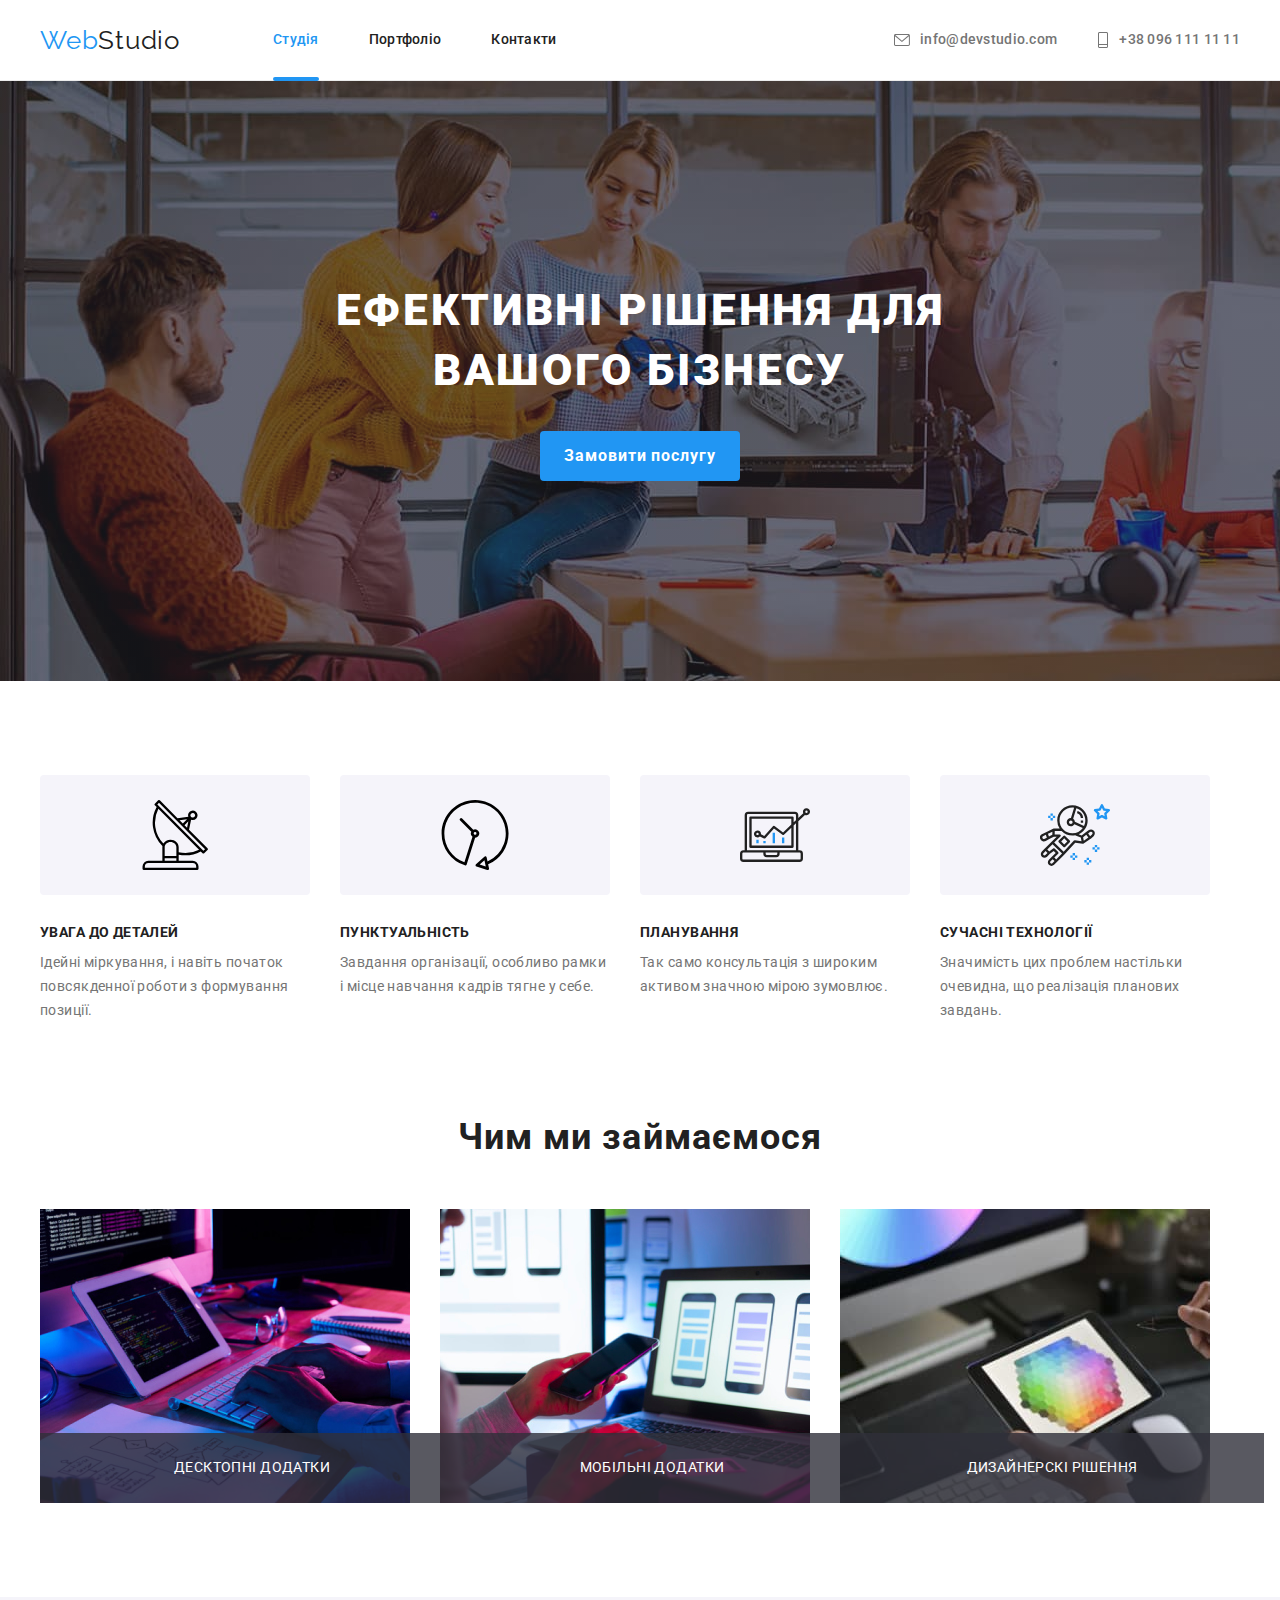
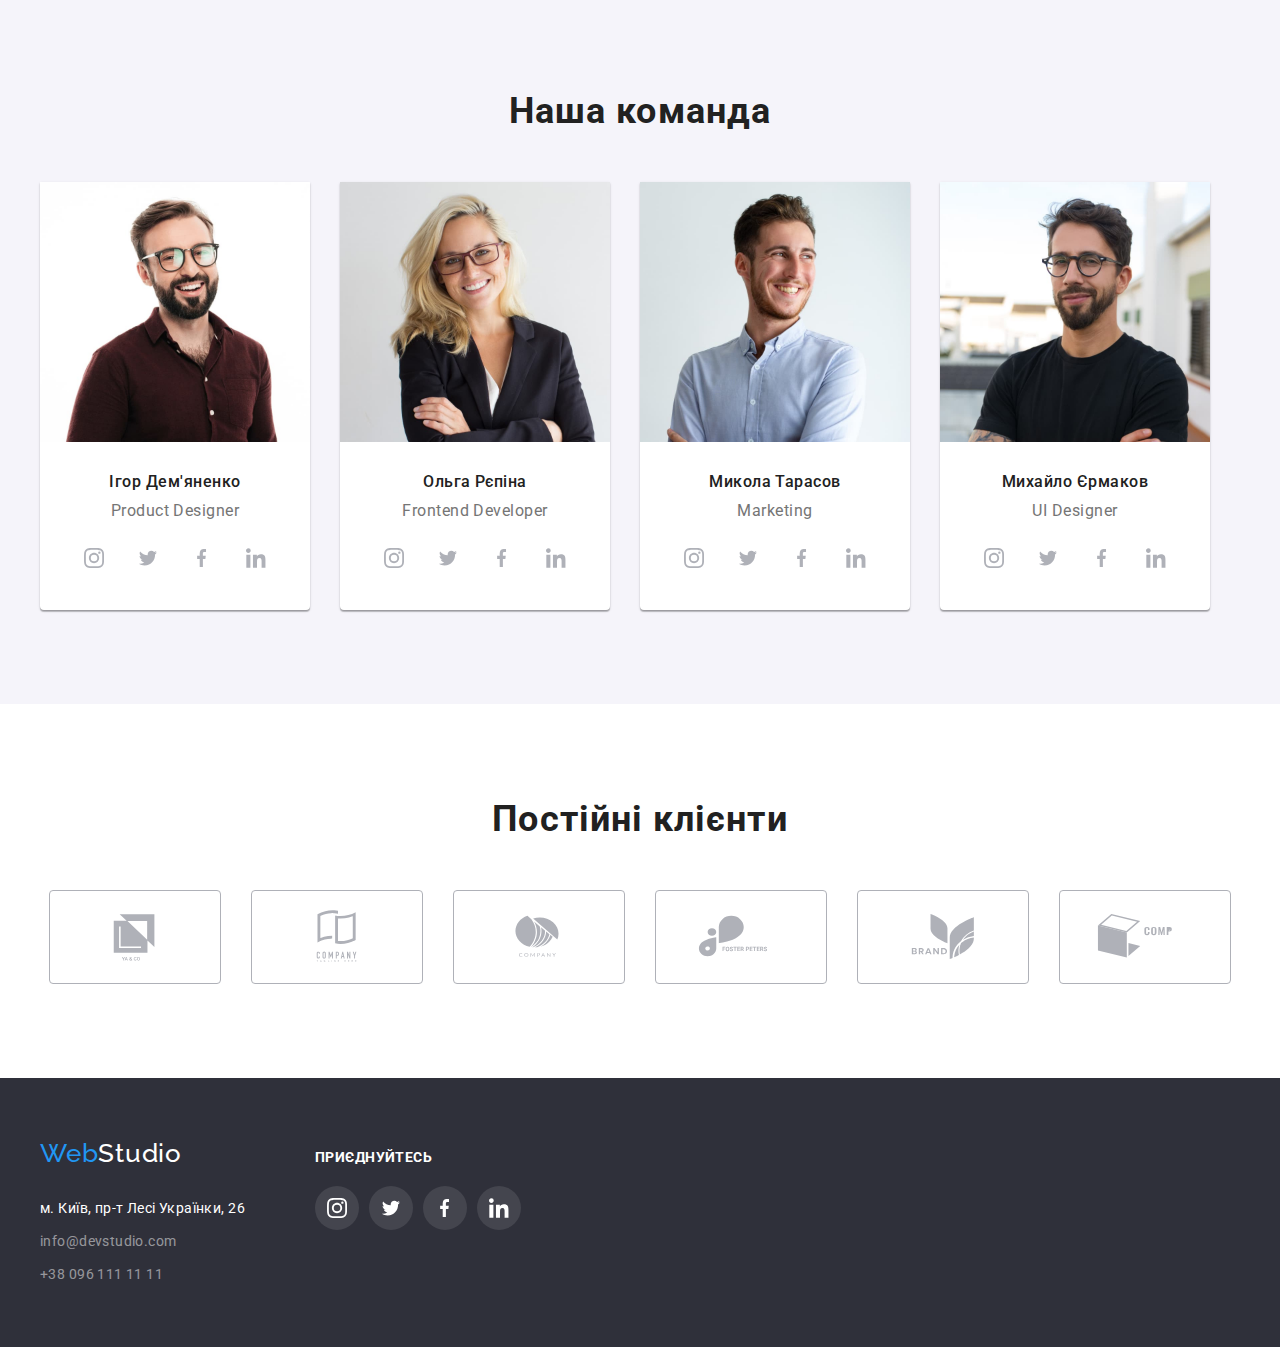
<file: index.html>
<!DOCTYPE html>
<html lang="uk">
<head>
    <meta charset="UTF-8">
    <meta http-equiv="X-UA-Compatible" content="IE=edge">
    <meta name="viewport" content="width=, initial-scale=1.0">
    <title>WebStudio</title>
    <link href="https://fonts.googleapis.com/css2?family=Raleway:wght@700&family=Roboto:wght@400;500;700;900&display=swap" rel="stylesheet">
    <link rel="stylesheet" href="https://cdnjs.cloudflare.com/ajax/libs/modern-normalize/1.1.0/modern-normalize.min.css" integrity="sha512-wpPYUAdjBVSE4KJnH1VR1HeZfpl1ub8YT/NKx4PuQ5NmX2tKuGu6U/JRp5y+Y8XG2tV+wKQpNHVUX03MfMFn9Q==" crossorigin="anonymous" referrerpolicy="no-referrer" />
    <link rel="stylesheet" href="./css/styles.css">
</head>
<body class="pagebody">
    <header class="header-general">
        <div class="container">
            <nav class="main-nav">
                <a href="" class="logo"><span>Web</span>Studio</a> 
                <ul class="site-nav">
                    <li class="item">
                        <a class="link current" href="./index.html">Студія</a>
                    </li>
                    <li class="item">
                        <a class="link" href="./portfolio.html">Портфоліо</a>
                    </li>
                    <li class="item">
                        <a class="link" href="">Контакти</a>
                    </li>
                </ul>
                <ul class="header-address">
                    <li class="item">
                        <a class="email" href="mailto:info@devstudio.com">
                            <svg class="e-mail-icon">
                                <use href="./images/symbol-defs.svg#icon-envelope"></use>
                            </svg>
                            info@devstudio.com</a>
                    </li>
                    <li class="item">
                        <a class="tel" href="tel:+380961111111">
                            <svg class="tel-icon">
                                <use href="./images/symbol-defs.svg#icon-tel"></use>
                            </svg>
                            +38 096 111 11 11</a>
                        
                    </li>
                </ul>
            </nav>
        </div>
    </header>
    
    <main>
        <section class="hero">
                 <h1 class="hero-title">
                    ЕФЕКТИВНІ РІШЕННЯ ДЛЯ ВАШОГО БІЗНЕСУ
                </h1>
                <button data-modal-open type="button" class="button">Замовити послугу</button>
<!-- Модальное окно -->
                <div data-modal class="backdrop is-hidden">
                    <div class="modal">
                        <button data-modal-close type="button" class="close-button">
                            <svg class="modal-svg">
                                <use href="./images/symbol-defs.svg#icon-cross"></use>
                            </svg>
                        </button>
                    </div>
                </div>
        </section>
        <section class="section">
            <div class="container">
                <h2 class="section-title visually-hidden">Перелік конкурентних переваг</h2>
                <ul class="features-list">
                    <li class="item">
                        <div class="icon-table">
                            <svg class="features-icon">
                                <use href="./images/symbol-defs.svg#icon-sputnik"></use>
                            </svg> 
                        </div>
                        <h3 class="features-title">УВАГА ДО ДЕТАЛЕЙ</h3>
                        <p class="features-text">Ідейні міркування, і навіть початок повсякденної роботи з формування позиції.</p>
                    </li>
                    <li class="item">
                        <div class="icon-table">
                            <svg class="features-icon">
                                <use href="./images/symbol-defs.svg#icon-clock"></use>
                            </svg> 
                        </div>
                        <h3 class="features-title">ПУНКТУАЛЬНІСТЬ</h3>
                        <p class="features-text"> Завдання організації, особливо рамки і місце навчання кадрів тягне у себе.</p>
                    </li>
                    <li class="item">
                        <div class="icon-table">
                            <svg class="features-icon">
                                <use href="./images/symbol-defs.svg#icon-diagram-1"></use>
                            </svg> 
                        </div>
                        <h3 class="features-title">ПЛАНУВАННЯ</h3>
                        <p class="features-text">Так само консультація з широким активом значною мірою зумовлює.</p>
                    </li>
                    <li class="item">
                        <div class="icon-table">
                            <svg class="features-icon">
                                <use href="./images/symbol-defs.svg#icon-astronaut"></use>
                            </svg> 
                        </div>
                        <h3 class="features-title">СУЧАСНІ ТЕХНОЛОГІЇ</h3>
                        <p class="features-text">Значимість цих проблем настільки очевидна, що реалізація планових завдань.</p>
                    </li>
                </ul>
        </section>
        <section class="section no-padding">
            <div class="container">
                <h2 class="section-title">Чим ми займаємося</h2>
                <ul class="pictures">
                    <li class="pictures-item">
                        <div class="pictures-thumb">
                            <img src="./images/img1.jpg" alt="Зображення програмування" width="370" height="294">
                            <p class="text-pictures">ДЕСКТОПНІ ДОДАТКИ</p>
                        </div>
                    </li>
                    <li class="pictures-item">
                        <div class="pictures-thumb">
                            <img src="./images/img2.jpg" alt="Зображення розробка мобільних додатків" width="370" height="294">
                            <p class="text-pictures">МОБІЛЬНІ ДОДАТКИ</p>                           
                        </div>
                    </li>
                    <li class="pictures-item">
                        <div class="pictures-thumb">
                            <img src="./images/img3.jpg" alt="Зображення розробка дизайну" width="370" height="294">
                            <p class="text-pictures">ДИЗАЙНЕРСКІ РІШЕННЯ</p>
                        </div>
                    </li>    
                </ul>
            </div>
        </section>
        <section class="section team">
            <div class="container">
                <h2 class="section-title">Наша команда</h2>
            <ul class="people-list">
                <li class="people-item">
                    <img src="./images/igor_demjanenko.jpg" alt="Фото Ігор Дем'яненко" width="270" height="260">
                    <div class="position-people">
                        <h3 class="people-title">Ігор Дем'яненко</h3>
                        <p class="position-title" lang="en">Product Designer</p>
                        <ul class="social-list">
                            <li class="social-item" >
                                <a class="social-logo-link" href="">
                                    <svg class="social-logo" width="20" height="20">
                                        <use href="./images/symbol-defs.svg#icon-instagram"></use>
                                    </svg>
                                </a>
                            </li>
                            <li class="social-item">
                                <a class="social-logo-link" href="">
                                    <svg class="social-logo" width="20" height="16.25">
                                        <use href="./images/symbol-defs.svg#icon-twitter"></use>
                                    </svg>
                                </a>
                            </li>
                            <li class="social-item">
                                <a class="social-logo-link" href="">
                                    <svg class="social-logo" width="10" height="20">
                                        <use href="./images/symbol-defs.svg#icon-facebook"></use>
                                    </svg>
                                </a>
                            </li>
                            <li class="social-item">
                                <a class="social-logo-link" href="">
                                    <svg class="social-logo" width="19.68" height="20">
                                        <use href="./images/symbol-defs.svg#icon-linkedin"></use>
                                    </svg>
                                </a>
                            </li>
                        </ul>
                    </div>
                    
                    
                </li>
                <li class="people-item">
                    <img src="./images/olga_repina.jpg" alt="Фото Ольга Рєпіна" width="270" height="260"> 
                    <div class="position-people">
                        <h3 class="people-title">Ольга Рєпіна</h3>
                        <p class="position-title" lang="en">Frontend Developer</p>
                            <ul class="social-list">
                                <li class="social-item" >
                                    <a class="social-logo-link" href="">
                                        <svg class="social-logo" width="20" height="20">
                                            <use href="./images/symbol-defs.svg#icon-instagram"></use>
                                        </svg>
                                    </a>
                                </li>
                                <li class="social-item">
                                    <a class="social-logo-link" href="">
                                        <svg class="social-logo" width="20" height="16.25">
                                            <use href="./images/symbol-defs.svg#icon-twitter"></use>
                                        </svg>
                                    </a>
                                </li>
                                <li class="social-item">
                                    <a class="social-logo-link" href="">
                                        <svg class="social-logo" width="10" height="20">
                                            <use href="./images/symbol-defs.svg#icon-facebook"></use>
                                        </svg>
                                    </a>
                                </li>
                                <li class="social-item">
                                    <a class="social-logo-link" href="">
                                        <svg class="social-logo" width="19.68" height="20">
                                            <use href="./images/symbol-defs.svg#icon-linkedin"></use>
                                        </svg>
                                    </a>
                                </li>
                            </ul>
                    </div>
                </li>
                <li class="people-item">
                    <img src="./images/mykola_tarasov.jpg" alt="Фото Микола Тарасов" width="270" height="260">
                    <div class="position-people">
                        <h3 class="people-title">Микола Тарасов</h3>
                        <p class="position-title" lang="en">Marketing</p>
                        <ul class="social-list">
                            <li class="social-item" >
                                <a class="social-logo-link" href="">
                                    <svg class="social-logo" width="20" height="20">
                                        <use href="./images/symbol-defs.svg#icon-instagram"></use>
                                    </svg>
                                </a>
                            </li>
                            <li class="social-item">
                                <a class="social-logo-link" href="">
                                    <svg class="social-logo" width="20" height="16.25">
                                        <use href="./images/symbol-defs.svg#icon-twitter"></use>
                                    </svg>
                                </a>
                            </li>
                            <li class="social-item">
                                <a class="social-logo-link" href="">
                                    <svg class="social-logo" width="10" height="20">
                                        <use href="./images/symbol-defs.svg#icon-facebook"></use>
                                    </svg>
                                </a>
                            </li>
                            <li class="social-item">
                                <a class="social-logo-link" href="">
                                    <svg class="social-logo" width="19.68" height="20">
                                        <use href="./images/symbol-defs.svg#icon-linkedin"></use>
                                    </svg>
                                </a>
                            </li>
                        </ul>
                    </div>
                </li>
                <li class="people-item">
                    <img src="./images/myhaylo_ermakov.jpg" alt="Фото Михайло Єрмаков" width="270" height="260">
                    <div class="position-people">
                        <h3 class="people-title">Михайло Єрмаков</h3>
                        <p class="position-title" lang="en">UI Designer</p>
                        <ul class="social-list">
                            <li class="social-item" >
                                <a class="social-logo-link" href="">
                                    <svg class="social-logo" width="20" height="20">
                                        <use href="./images/symbol-defs.svg#icon-instagram"></use>
                                    </svg>
                                </a>
                            </li>
                            <li class="social-item">
                                <a class="social-logo-link" href="">
                                    <svg class="social-logo" width="20" height="16.25">
                                        <use href="./images/symbol-defs.svg#icon-twitter"></use>
                                    </svg>
                                </a>
                            </li>
                            <li class="social-item">
                                <a class="social-logo-link" href="">
                                    <svg class="social-logo" width="10" height="20">
                                        <use href="./images/symbol-defs.svg#icon-facebook"></use>
                                    </svg>
                                </a>
                            </li>
                            <li class="social-item">
                                <a class="social-logo-link" href="">
                                    <svg class="social-logo" width="19.68" height="20">
                                        <use href="./images/symbol-defs.svg#icon-linkedin"></use>
                                    </svg>
                                </a>
                            </li>
                        </ul>
                    </div>
                </li>
            </ul>                      
            </div>
        </section>
        <section class="section clients">
            <div class="container">
                <h2 class="regular-clients">Постійні клієнти</h2>
                <ul class="clients-logo">
                    <li class="client-frame">
                            <a class="client-link" href="">
                                <svg class="client-logo" width="106" height="60">
                                    <use href="./images/symbol-defs.svg#icon-yaco"></use>
                                </svg>
                            </a>
                     </li>
                    <li class="client-frame">
                            <a class="client-link" href="">
                                <svg class="client-logo" width="106" height="60">
                                    <use href="./images/symbol-defs.svg#icon-company"></use>
                                </svg>
                            </a>
                    </li>
                    <li class="client-frame"> 
                            <a class="client-link" href="">
                                <svg class="client-logo" width="106" height="60">
                                    <use href="./images/symbol-defs.svg#icon-company2"></use>
                                </svg>
                            </a>
                    </li>
                    <li class="client-frame">
                            <a class="client-link" href="">
                                <svg class="client-logo" width="106" height="60">
                                    <use href="./images/symbol-defs.svg#icon-fosterpeters"></use>
                                </svg>
                            </a>
                    </li>
                    <li class="client-frame">
                            <a class="client-link" href="">
                                <svg class="client-logo" width="106" height="60">
                                    <use href="./images/symbol-defs.svg#icon-brand"></use>
                                </svg>
                            </a>
                    </li>
                    <li class="client-frame">
                            <a class="client-link" href="">
                                <svg class="client-logo" width="106" height="60">
                                    <use href="./images/symbol-defs.svg#icon-tagline"></use>
                                </svg>
                            </a>
                    </li>
                </ul>
            </div>
        </section>
    </main>
    
    <footer class="footer-general">
        <div class="container footer-container">
            <div>
                <a class="footer-logo" href=""><span>Web</span>Studio</a>
                <address class="footer-address">
                    <ul class="footer-contacts">
                        <li class="footer-item">
                            <a class="location" href="https://goo.gl/maps/jkj4zA6aRE2ndgtP7">м. Київ, пр-т Лесі Українки, 26</a>
                        </li>
                        <li class="footer-item">
                            <a class="email" href="mailto:info@devstudio.com">info@devstudio.com</a>
                        </li>
                        <li class="footer-item">
                            <a class="tel" href="tel:+380961111111">+38 096 111 11 11</a>
                        </li>
                    </ul>
                </address>
            </div>
            <div class="social-link-block">
                <p class="text-social">ПРИЄДНУЙТЕСЬ</p>
                <ul class="footer-social-link">
                    <a class="footer-logo-link" href="">
                        <svg class="footer-social-logo" width="20" height="20">
                            <use href="./images/symbol-defs.svg#icon-instagram"></use>
                        </svg>
                    </a>
                    <a class="footer-logo-link" href="">
                        <svg class="footer-social-logo" width="20" height="16.25">
                            <use href="./images/symbol-defs.svg#icon-twitter"></use>
                        </svg>
                    </a>
                    <a class="footer-logo-link" href="">
                        <svg class="footer-social-logo" width="10" height="20">
                            <use href="./images/symbol-defs.svg#icon-facebook"></use>
                        </svg>
                    </a>
                    <a class="footer-logo-link" href="">
                        <svg class="footer-social-logo" width="19.68" height="20">
                            <use href="./images/symbol-defs.svg#icon-linkedin"></use>
                        </svg>
                    </a>
                </ul>
            </div>
        </div>
    </footer>
    <script src="./js/modal.js"></script>
</body>
</html>
</file>
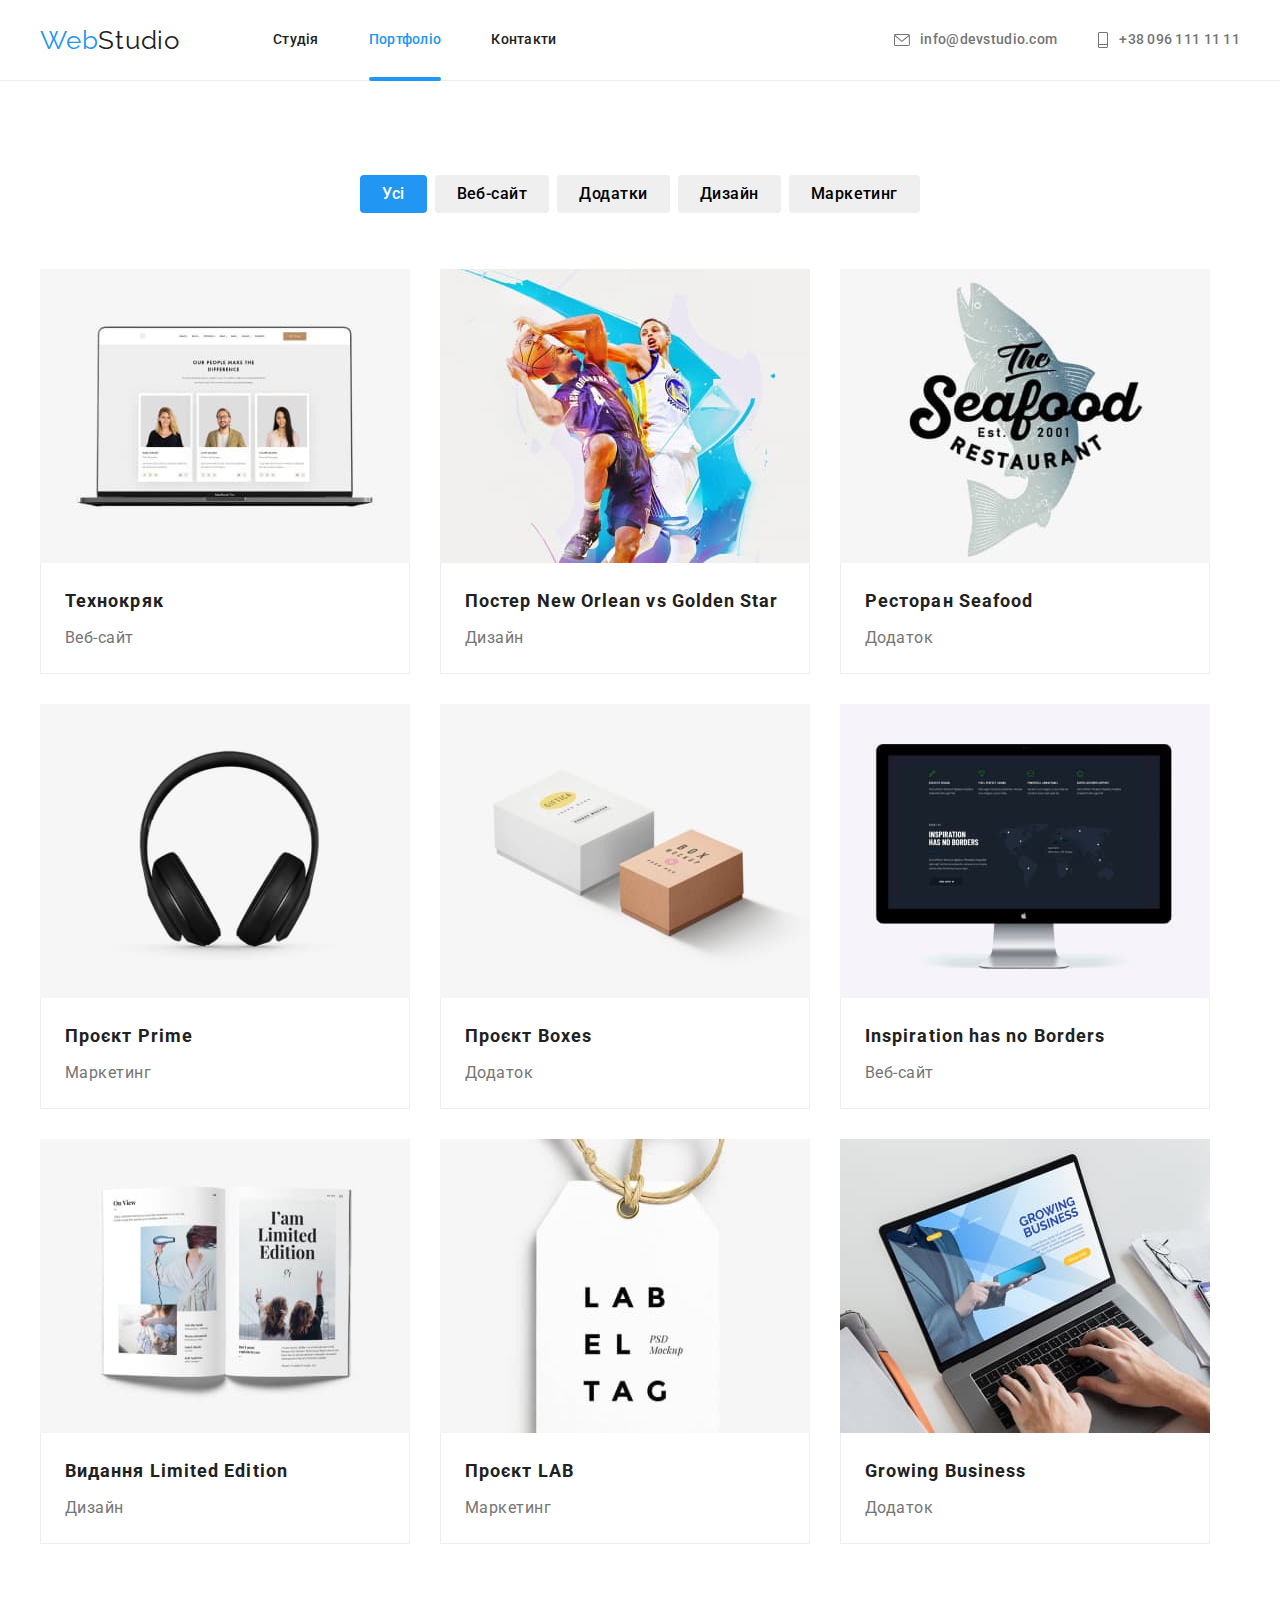
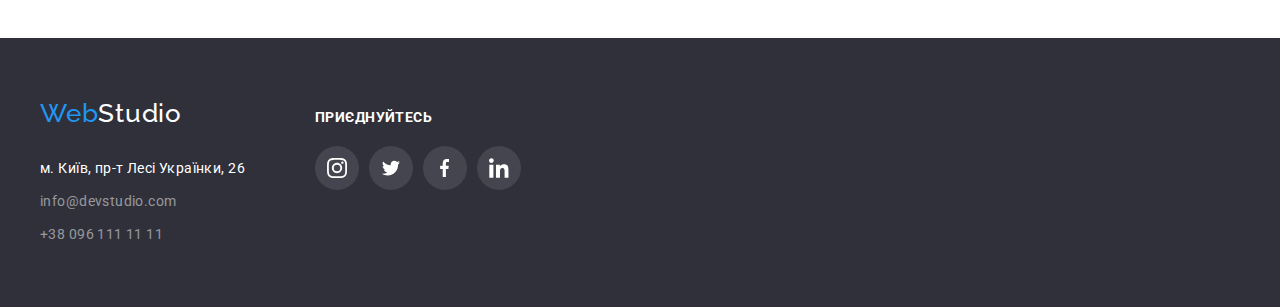
<file: portfolio.html>
<!DOCTYPE html>
<html lang="uk">
<head>
    <meta charset="UTF-8">
    <meta http-equiv="X-UA-Compatible" content="IE=edge">
    <meta name="viewport" content="width=device-width, initial-scale=1.0">
    <title>Portfolio</title>
    <link href="https://fonts.googleapis.com/css2?family=Raleway:wght@700&family=Roboto:wght@400;500;700;900&display=swap" rel="stylesheet">
    <link rel="stylesheet" href="https://cdnjs.cloudflare.com/ajax/libs/modern-normalize/1.1.0/modern-normalize.min.css" integrity="sha512-wpPYUAdjBVSE4KJnH1VR1HeZfpl1ub8YT/NKx4PuQ5NmX2tKuGu6U/JRp5y+Y8XG2tV+wKQpNHVUX03MfMFn9Q==" crossorigin="anonymous" referrerpolicy="no-referrer" />
    <link rel="stylesheet" href="./css/styles.css">
</head>
<body class="pagebody">
    <header class="header-general">
        <div class="container">
            <nav class="main-nav">
                <a href="" class="logo"><span>Web</span>Studio</a> 
                <ul class="site-nav">
                    <li class="item">
                        <a class="link" href="./index.html">Студія</a>
                    </li>
                    <li class="item">
                        <a class="link current" href="./portfolio.html">Портфоліо</a>
                    </li>
                    <li class="item">
                        <a class="link" href="">Контакти</a>
                    </li>
                </ul>
                <ul class="header-address">
                    <li class="item">
                        <a class="email" href="mailto:info@devstudio.com">
                            <svg class="e-mail-icon">
                                <use href="./images/symbol-defs.svg#icon-envelope"></use>
                            </svg>
                            info@devstudio.com</a>
                    </li>
                    <li class="item">
                        <a class="tel" href="tel:+380961111111">
                            <svg class="tel-icon">
                                <use href="./images/symbol-defs.svg#icon-tel"></use>
                            </svg>
                            +38 096 111 11 11</a>                  
                    </li>
                </ul>
            </nav>
        </div>
    </header>
    <main>
        <section class="section">
            <div class="container">
                <h1 class="section-title visually-hidden">Портфоліо наших робіт</h1>
                <ul class="buttons-portfolio">
                    <li><button class="button-portfolio active" type="button">Усі</button></li>
                    <li><button class="button-portfolio" type="button">Веб-сайт</button></li>
                    <li><button class="button-portfolio" type="button">Додатки</button></li>    
                    <li><button class="button-portfolio" type="button">Дизайн</button></li>
                    <li><button class="button-portfolio" type="button">Маркетинг</button></li>
                </ul>
                <ul class="portfolio-examples">
                    <li class="item">
                            <a class="portfolio-link" href="">
                                    <div class="submenu">
                                        <img class="portfolio-pictures" src="./images/technokryak.jpg" alt="Малюнок Веб-сайт">
                                        <div class="submenu-overlay">
                                        <p class="submenu-text">
                                            Ресурс пропонує комплексні пропозиції з різним рівнем функціоналу та сервісів. Все це дозволить відвідувачу отримати вичерпні відомості про компанію чи приватну особу.
                                        </p>
                                        </div>
                                    </div>
                                <div class="portfolio-description">
                                    <h2 class="portfolio-title">Технокряк</h2>
                                    <p class="portfolio-text">Веб-сайт</p>
                                </div>
                            </a>
                            
                    </li>
                    <li class="item">
                        <a class="portfolio-link" href="">
                            <div class="submenu">
                                <img class="portfolio-pictures" src="./images/golden_star.jpg" alt="Постер New Orlean vs Golden Star">
                                <div class="submenu-overlay">
                                    <p class="submenu-text">
                                        Ресурс пропонує комплексні пропозиції з різним рівнем функціоналу та сервісів. Все це дозволить відвідувачу отримати вичерпні відомості про компанію чи приватну особу.
                                    </p>
                                </div>
                            </div>
                            <div class="portfolio-description">
                                <h2 class="portfolio-title">Постер New Orlean vs Golden Star</h2>
                                <p class="portfolio-text">Дизайн</p>
                            </div>
                        </a>
                    </li>
                    <li class="item">
                        <a class="portfolio-link" href="">
                            <div class="submenu">
                                <img class="portfolio-pictures" src="./images/seafood.jpg" alt="Постер Ресторан Seafood">
                                <div class="submenu-overlay">
                                    <p class="submenu-text">
                                        Ресурс пропонує комплексні пропозиції з різним рівнем функціоналу та сервісів. Все це дозволить відвідувачу отримати вичерпні відомості про компанію чи приватну особу.
                                    </p>
                                </div>  
                            </div>
                            <div class="portfolio-description">
                                <h2 class="portfolio-title">Ресторан Seafood</h2>
                                <p class="portfolio-text">Додаток</p>
                            </div>
                        </a>
                    </li>
                    <li class="item">
                        <a class="portfolio-link" href="">
                            <div class="submenu">
                                <img class="portfolio-pictures" src="./images/prime.jpg" alt="Зображення навушників">
                                <div class="submenu-overlay">
                                    <p class="submenu-text">
                                        Ресурс пропонує комплексні пропозиції з різним рівнем функціоналу та сервісів. Все це дозволить відвідувачу отримати вичерпні відомості про компанію чи приватну особу.
                                    </p>
                                </div>  
                            </div>
                            <div class="portfolio-description">
                                <h2 class="portfolio-title">Проєкт Prime</h2>
                                <p  class="portfolio-text">Маркетинг</p>
                            </div>
                        </a>
                    </li>
                    <li class="item">
                        <a class="portfolio-link" href="">
                            <div class="submenu">     
                                <img class="portfolio-pictures" src="./images/boxes.jpg" alt="Зображення боксів">
                                <div class="submenu-overlay">
                                    <p class="submenu-text">
                                        Ресурс пропонує комплексні пропозиції з різним рівнем функціоналу та сервісів. Все це дозволить відвідувачу отримати вичерпні відомості про компанію чи приватну особу.
                                    </p>
                                </div>  
                            </div>
                            <div class="portfolio-description">
                                <h2 class="portfolio-title">Проєкт Boxes</h2>
                                <p  class="portfolio-text">Додаток</p>
                            </div>
                        </a>
                    </li>
                    <li class="item">
                        <a class="portfolio-link" href="">
                            <div class="submenu">
                                <img class="portfolio-pictures" src="./images/inspiration.jpg" alt="Зображення веб-сайту">
                                <div class="submenu-overlay">
                                    <p class="submenu-text">
                                        Ресурс пропонує комплексні пропозиції з різним рівнем функціоналу та сервісів. Все це дозволить відвідувачу отримати вичерпні відомості про компанію чи приватну особу.
                                    </p>
                                </div>
                            </div>
                            <div class="portfolio-description">
                                <h2 lang="en" class="portfolio-title">Inspiration has no Borders</h2>
                                <p  class="portfolio-text">Веб-сайт</p>
                            </div>
                        </a>
                    </li>
                    <li class="item">
                        <a class="portfolio-link" href="">
                            <div class="submenu">
                                <img class="portfolio-pictures" src="./images/limited_edition.jpg" alt="Зображення журналу">
                                <div class="submenu-overlay">
                                    <p class="submenu-text">
                                        Ресурс пропонує комплексні пропозиції з різним рівнем функціоналу та сервісів. Все це дозволить відвідувачу отримати вичерпні відомості про компанію чи приватну особу.
                                    </p>
                                </div>
                            </div>
                            <div class="portfolio-description">
                                <h2 class="portfolio-title">Видання Limited Edition</h2>
                                <p class="portfolio-text">Дизайн</p>
                            </div>
                        </a>
                    </li>
                    <li class="item">
                        <a class="portfolio-link" href="">
                            <div class="submenu">
                                <img class="portfolio-pictures" src="./images/lab.jpg" alt="Постер проекту">
                                <div class="submenu-overlay">
                                    <p class="submenu-text">
                                        Ресурс пропонує комплексні пропозиції з різним рівнем функціоналу та сервісів. Все це дозволить відвідувачу отримати вичерпні відомості про компанію чи приватну особу.
                                    </p>
                                </div>
                            </div>
                            <div class="portfolio-description">
                                <h2 class="portfolio-title">Проєкт LAB</h2>
                                <p class="portfolio-text">Маркетинг</p>
                            </div>
                        </a>
                    </li>
                    <li class="item">
                        <a class="portfolio-link" href="">
                            <div class="submenu">
                                <img class="portfolio-pictures" src="./images/growing_business.jpg" alt="Зображення додатку">
                                <div class="submenu-overlay">
                                    <p class="submenu-text">
                                        Ресурс пропонує комплексні пропозиції з різним рівнем функціоналу та сервісів. Все це дозволить відвідувачу отримати вичерпні відомості про компанію чи приватну особу.
                                    </p>
                                </div>
                            </div>
                            <div class="portfolio-description">
                                <h2 lang="en" class="portfolio-title">Growing Business</h2>
                                <p class="portfolio-text">Додаток</p>
                            </div>
                        </a>
                    </li>
                </ul>
            </div>
        </section>
    </main>

    <footer class="footer-general">
        <div class="container footer-container">
            <div>
                <a class="footer-logo" href=""><span>Web</span>Studio</a>
                <address class="footer-address">
                    <ul class="footer-contacts">
                        <li class="footer-item">
                            <a class="location" href="https://goo.gl/maps/jkj4zA6aRE2ndgtP7">м. Київ, пр-т Лесі Українки, 26</a>
                        </li>
                        <li class="footer-item">
                            <a class="email" href="mailto:info@devstudio.com">info@devstudio.com</a>
                        </li>
                        <li class="footer-item">
                            <a class="tel" href="tel:+380961111111">+38 096 111 11 11</a>
                        </li>
                    </ul>
                </address>
            </div>
            <div class="social-link-block">
                <p class="text-social">ПРИЄДНУЙТЕСЬ</p>
                <ul class="footer-social-link">
                    <a class="footer-logo-link" href="">
                        <svg class="footer-social-logo" width="20" height="20">
                            <use href="./images/symbol-defs.svg#icon-instagram"></use>
                        </svg>
                    </a>
                    <a class="footer-logo-link" href="">
                        <svg class="footer-social-logo" width="20" height="16.25">
                            <use href="./images/symbol-defs.svg#icon-twitter"></use>
                        </svg>
                    </a>
                    <a class="footer-logo-link" href="">
                        <svg class="footer-social-logo" width="10" height="20">
                            <use href="./images/symbol-defs.svg#icon-facebook"></use>
                        </svg>
                    </a>
                    <a class="footer-logo-link" href="">
                        <svg class="footer-social-logo" width="19.68" height="20">
                            <use href="./images/symbol-defs.svg#icon-linkedin"></use>
                        </svg>
                    </a>
                </ul>
            </div>
        </div>
    </footer>
    <script src="./js/modal.js"></script>
    </body>
    </html>
</file>
<file: css/styles.css>
:root {
    --primary-text-color:#757575;
    --title-text-color:#212121;
    --accent-color:#2196F3;
    --global-white-color:#ffffff;
    --address-color: rgba(255, 255, 255, 0.5);
    --logo-color: #AFB1B8;
}

/* Regular 400
Medium 500
Bold 700
Black 900*/

h1,
h2,
h3,
h4,
h5,
h6,
p {
	margin-top: 0;
}



body {
    font-family: Roboto, sans-serif;
    color: var(--primary-text-color);
    margin: 0px;
}

a {
    text-decoration: none;
    padding: 0px;
    margin: 0px;
}

p {
    margin: 0px;
    padding: 0px;
}

img {
    display: block;
	max-width: 100%;
	height: auto;
}

.container {
    width: 1200px;
    padding-right: 15px;
    padding-left: 15px;
    margin-left: auto;
    margin-right: auto;
}

.logo {
    color: var(--title-text-color);
    font-family: Raleway, cursive;
    letter-spacing: 0.03em;
    font-size: 26px;
    line-height: 1.19
}

.logo span {
    color: var(--accent-color);
}

.pagebody {
    background-color: var(--global-white-color);
    color: var(--primary-text-color);
}
 
ul {
    list-style: none;
    padding: 0;
    margin: 0;
}

address {
	font-style: normal;
}


/*SiteNav*/

.header-general {
    border-bottom: 1px solid #ECECEC;
}
 
.main-nav {
    display: flex;
    align-items: center;
}

.site-nav {
    display: flex;
    margin-left: 93px;
}

.site-nav .item + .item {
    margin-left: 50px;
}

.header-address .item + .item {
    margin-left: 40px;
}

.header-address.item.tel {
    margin-left: 10px;
}

.header-address {
    display: flex;
    margin-left: auto;
    align-items: center;
}

.site-nav .link {
    display: block;
    padding-top: 32px;
    padding-bottom: 32px;
    color: var(--title-text-color);
    font-size: 14px;
    font-weight: 500;
    line-height: 1.14;
    letter-spacing: 0.02em;
    transition: color 250ms cubic-bezier(0.4, 0, 0.2, 1);
}

.site-nav .link:hover,
.site-nav .link:focus {
    color: var(--accent-color);
}

.site-nav .link.current {
    position: relative;
    color: var(--accent-color);
}

.site-nav .link.current::after {
    position: absolute;
    bottom: -1%;
    left: 0%;
    display: block;
    content: "";
    width: 100%;
    height: 4px;
    background-color: var(--accent-color);
    border-radius: 2px;
}


.header-address .email,
.header-address .tel {
    display: flex;
    align-items: center;
    padding-top: 32px;
    padding-bottom: 32px;
    color: var(--primary-text-color);
    font-weight: 500;
    font-size: 14px;
    letter-spacing: 0.02em;
    line-height: 1.14;
    transition: color 250ms cubic-bezier(0.4, 0, 0.2, 1);
}

.header-adress .email:hover,
.header-adress .email:focus, 
.header-adress .tel:hover,
.header-adress .tel:focus {
    color: var(--accent-color);
}

.e-mail-icon {
    width: 16px;
    height: 12px;
    fill: currentColor;
    margin-right: 10px;
}

.tel-icon {
    width: 12px;
    height: 16px;
    margin-right: 10px;
    fill: currentColor;
}

/*Hero*/

.hero {
    max-width: 1600px;
    margin-left: auto;
    margin-right: auto;
    padding-top: 200px;
    padding-bottom: 200px;
    background-image: linear-gradient(rgba(47, 48, 58, 0.4), rgba(47, 48, 58, 0.4)), url(../images/background.jpg);
    background-repeat: no-repeat;
    background-color: #C4C4C4;
    text-align: center;
}

.hero-title {
    margin-right: auto;
    margin-left: auto;
    max-width: 696px;
    margin-top: 0px;
    margin-bottom: 30px;
    color: var(--global-white-color);
    font-weight: 900;
    font-size: 44px;
    line-height: 1.36;
    letter-spacing: 0.06em;
    text-align: center;
}

.button {
    min-width: 200px;
    border: var(--accent-color);
    border-radius: 4px;
    padding: 10px 20px;
    cursor: pointer;
    font-family: Roboto;
    background-color: var(--accent-color);
    color: var(--global-white-color);
    font-size: 16px;
    font-weight: 700;
    line-height: 1.9;
    letter-spacing: 0.06em;
    text-align: center;
    transition: background-color 250ms cubic-bezier(0.4, 0, 0.2, 1);
}

.button:hover,
.button:focus {
    background-color: #188CE8;
}

.backdrop {
    position: fixed;
    top: 0;
    left: 0;
    width: 100%;
    height: 100%;
    background-color: rgba(0, 0, 0, 0.2);
    opacity: 1;
    visibility: visible;
    transition: opacity 250ms cubic-bezier(0.4, 0, 0.2, 1), visibility 250ms cubic-bezier(0.4, 0, 0.2, 1);
}

.backdrop.is-hidden {
    opacity: 0;
    visibility: hidden;
    pointer-events: none;
}

.backdrop.is-hidden .modal {
    transform: translate(-50%, -50%) scale(0.5);
}

.modal {
    position: absolute;
    top: 50%;
    left: 50%;
    min-width: 528px;
    min-height: 581px;
    background-color: var(--global-white-color);
    transform: translate(-50%, -50%) scale(1);
    transition: transform 250ms cubic-bezier(0.4, 0, 0.2, 1);
}

.modal-svg {
    width: 11px;
    height: 11px;
}

.close-button {
    position: absolute;
    top: 8px;
    right: 8px;
    width: 32px;
    height: 32px;
    display: flex;
    background: var(--global-white-color);
    border-radius: 50px;
    border: 1px solid rgba(0, 0, 0, 0.1);
    align-items: center;
    justify-content: center;  
    cursor: pointer;
}

/*Section*/

.section {
    margin-top: 0px;
    margin-bottom: 0px;
    padding-top: 94px;
    padding-bottom: 94px;
}

.section-title {
    margin-top: 0px;
    margin-bottom: 50px;
    padding-top: 0px;
    padding-bottom: 0px;
    color: var(--title-text-color);
    font-size: 36px;
    line-height: 1.16;
    letter-spacing: 0.03em;
    text-align: center;
} 

.no-padding {
    padding-top: 0px;
}

.pictures {
    display: flex;
    gap: 30px;
}

.pictures-item {
    display: flex;
}

.pictures-thumb {
    position: relative;
    width: 100%;
    height: 100%;
}

.text-pictures {
    background-color: rgba(47, 48, 58, 0.8);
    position: absolute;
    bottom: 0;
    left: 0;
    font-size: 14px;
    line-height: 1.14;
    text-align: center;
    letter-spacing: 0.03em;
    text-transform: uppercase;
    color: var(--global-white-color);
    min-width: 370px;
    padding: 27px;  
}
.visually-hidden { 
    position: absolute; 
    white-space: nowrap; 
    width: 1px; height: 1px; 
    overflow: hidden; 
    border: 0; 
    padding: 0; 
    clip: rect(0 0 0 0); 
    clip-path: inset(50%); 
    margin: -1px; 
}

.features-list {
    display: flex;
    gap: 30px;
    }

.features-list .item {
    width: 270px;
}

.features-list .features-title {
    margin-top: 0px;
    margin-bottom: 10px;
    color: var(--title-text-color);
    font-weight: 700;
    font-size: 14px;
    line-height: 1.14;
    letter-spacing: 0.03em;
}

.features-list .features-text {
    margin: 0px;
    color: var(--primary-text-color);
    font-size: 14px;
    line-height: 1.71;
    letter-spacing: 0.03em;
}

.icon-table {
    display: flex;
    width: 270px;
    height: 120px;
    background-color: #F5F4FA;
    border-radius: 4px;
    margin-bottom: 30px;
    align-items: center ;
    justify-content: center;
}

.features-icon {
    width: 70px;
    height: 70px;
}

.section.team {
    background-color:#F5F4FA;
    margin-top: 0px;
    margin-bottom: 0px;
    padding-top: 94px;
}

.people-list {
    display: flex;
    gap: 30px;
}

.people-list .people-item {
    background-color: var(--global-white-color);
    text-align: center;
    box-shadow: 0px 1px 3px rgba(0, 0, 0, 0.12), 0px 1px 1px rgba(0, 0, 0, 0.14), 0px 2px 1px rgba(0, 0, 0, 0.2);
    border-radius: 0px 0px 4px 4px;
}

.people-list .people-title {
    color: var(--title-text-color);
}

.people-title {
    margin-top: 0px;
    margin-bottom: 10px;
    font-weight: 500;
    font-size: 16px;
    line-height: 1.19;
    letter-spacing: 0.03em;
}

.position-title {
    margin-bottom: 16px;
    margin-top: 0px;
    font-size: 16px;
    line-height: 1.19;
    letter-spacing: 0.03em;
}

.position-people {
    padding-top: 30px;
    padding-bottom: 30px;

}

.social-list {
    display: flex;
    justify-content: center;
    align-items: center;
    gap: 10px;
}

.social-item {
    width: 44px;
    height: 44px;
}

.social-logo-link {
    display: flex;
    width: 100%;
    height: 100%;
    align-items: center;
    justify-content: center;
    fill: var(--logo-color);
    border-radius: 50%;
    transition: fill 250ms cubic-bezier(0.4, 0, 0.2, 1), background-color 250ms cubic-bezier(0.4, 0, 0.2, 1); 
} 

.social-logo-link:hover,
.social-logo-link:focus
 {
    border-radius: 50%;
    background-color: var(--accent-color);
    fill: var(--global-white-color);
}

/*Clients*/ 

.regular-clients {
    margin-bottom: 50px;
    font-weight: 700;
    font-size: 36px;
    line-height: 1.17;
    letter-spacing: 0.03em;
    color: var(--title-text-color);
    text-align: center;
}

.clients-logo {
    display: flex;
    gap: 30px;
    align-items: center ;
    justify-content: center;
}

.client-logo {
    width: 106px;
    height: 60px;
}

.client-link {
    fill: var(--logo-color);
    display: flex;
    width: 170px;
    height: 92px;
    border-radius: 4px;
    border: 1px solid #AFB1B8;    
    align-items: center ;
    justify-content: center;
    transition: fill 250ms cubic-bezier(0.4, 0, 0.2, 1), border 250ms cubic-bezier(0.4, 0, 0.2, 1);
}

.client-link:hover,
.client-link:focus {
    fill: var(--accent-color);
    border: 1px solid var(--accent-color); 
}

/*Footer*/ 

.footer-logo {
    display: inline-block;
    margin-bottom: 28px;
    padding: 0px;
    color: var(--global-white-color);
    font-family: Raleway;
    font-weight: 500;
    font-size: 26px;
    line-height: 1.19;
    letter-spacing: 0.03em;
} 

.footer-logo span {
    color: var(--accent-color);
}

.footer-general {
    background-color: #2F303A;
    color: var(--global-white-color);
    font-size: 14px;
    font-style: normal;
    padding-top: 60px;
    padding-bottom: 60px;
}

.footer-address {
    font-style: normal;
    letter-spacing: 0.03em;
    line-height: 1.71;
}

.footer-address .location {
    margin-bottom: 9px;
    color: var(--global-white-color);
    letter-spacing: 0.03em;
    line-height: 1.71;
    transition: color 250ms cubic-bezier(0.4, 0, 0.2, 1);
 }

 .footer-address .email {
    margin-bottom: 9px;
 }

.location:hover,
.location:focus {
    color: var(--accent-color);
}

.footer-address .email,
.footer-address .tel {
    color: var(--address-color);
    letter-spacing: 0.03em;
    line-height: 1.71;
    transition: color 250ms cubic-bezier(0.4, 0, 0.2, 1);
}

.email:hover,
.email:focus, 
.tel:hover,
.tel:focus {
    color: var(--accent-color);
}

.footer-item {
    margin-bottom: 9px;
}

.footer-item:last-child {
    margin-bottom: 0px;
}

.footer-social-link {
    width: 206px;
    height: 44px;
    display: flex;
    align-items: center;
    justify-content: center;
    gap: 10px;
}

.footer-logo-link {
    justify-content: center;
    align-items: center;
    display: flex;
    width: 44px;
    height: 44px;
    background-color: rgba(255, 255, 255, 0.1);
    border-radius: 50%;
    transition: background-color 250ms cubic-bezier(0.4, 0, 0.2, 1);
}

.footer-social-logo {
    fill: var(--global-white-color);
}

.footer-logo-link:hover,
.footer-logo-link:focus
 {
    border-radius: 50%;
    background-color: var(--accent-color);
}

.social-link {
    display: flex;
    gap: 10px;
    justify-content: center;
}

.text-social {
    margin-bottom: 20px;
    font-size: 14px;
    font-weight: 700;
    line-height: 1.14;
    letter-spacing: 0.03em;
    text-align: left;
}

.footer-container {
    display: flex;
    align-items: baseline;
}

.social-link-block {
    margin-left: 70px;
}
/*Portfolio*/

.buttons-portfolio {
    gap: 8px;
    display: flex;
    margin-bottom: 56px;
    justify-content: center;
    align-items: center;
}

.button-portfolio {
    min-width: 64px;
    border-radius: 4px;
    border: #F5F4FA;
    padding: 6px 22px;
    font-family: Roboto, sans-serif;
    cursor: pointer;
    font-weight: 500;
    font-size: 16px;
    line-height: 1.62;
    letter-spacing: 0.03em;
    text-align: center;
    transition: background-color 250ms cubic-bezier(0.4, 0, 0.2, 1), color 250ms cubic-bezier(0.4, 0, 0.2, 1), box-shadow 250ms cubic-bezier(0.4, 0, 0.2, 1);
}

.button-portfolio.active {
    min-width: 64px;
    border-radius: 4px;
    padding: 6px 22px;
    font-family: Roboto, sans-serif;
    color: var(--global-white-color);
    background-color: var(--accent-color);
    cursor: pointer;
    font-weight: 500;
    font-size: 16px;
    line-height: 1.62;
    letter-spacing: 0.03em;
    text-align: center;
}

.button-portfolio:focus,
.button-portfolio:hover {
    background-color: var(--accent-color);
    color: var(--global-white-color);
    box-shadow: 0px 3px 1px rgba(0, 0, 0, 0.1), 0px 1px 2px rgba(0, 0, 0, 0.08), 0px 2px 2px rgba(0, 0, 0, 0.12);
}


.portfolio-title {
    color: var(--title-text-color);
    font-size: 18px;
    line-height: 2;
    letter-spacing: 0.06em;
    margin-bottom: 4px;
    
}

.portfolio-text {
    font-size: 16px;
    line-height: 1.88;
    letter-spacing: 0.03em;
    color: var(--primary-text-color);
}

.portfolio-examples {
    display: flex;
    gap: 30px;
    flex-wrap: wrap;
}

.portfolio-examples .portfolio-pictures {
    display: block;
}

.portfolio-description {
    padding: 20px 24px;
    border-bottom: 1px solid #EEEEEE;
    border-left: 1px solid #EEEEEE;
    border-right: 1px solid #EEEEEE;
}

.portfolio-link {
    display: list-item;
    transition: box-shadow 250ms cubic-bezier(0.4, 0, 0.2, 1);  
}

.portfolio-link:hover,
.portfolio-link:focus {
    box-shadow: 0px 1px 1px rgba(0, 0, 0, 0.12), 0px 4px 4px rgba(0, 0, 0, 0.06), 1px 4px 6px rgba(0, 0, 0, 0.16);
}
        
.submenu-overlay {
    position: absolute;
    top: 0;
    left: 0;
    width: 100%;
    height: 100%;
    background-color: rgba(33, 150, 243, 0.9);
    transform: translateY(100%);
    transition: transform 250ms cubic-bezier(0.4, 0, 0.2, 1);
}

.submenu {
    position: relative;
    overflow: hidden;
}

.submenu-text {
    position: absolute;
    color: var(--global-white-color);
    padding: 63px 24px;
    bottom: 0%;
    right: 0%;
    font-size: 18px;
    font-weight: 400;
    line-height: 1.56;
    letter-spacing: 0.03em;
}

.portfolio-link:hover .submenu-overlay {
    opacity: 1;
    transform: translateY(0%);
    transition: transform 250ms cubic-bezier(0.4, 0, 0.2, 1);
}
</file>
